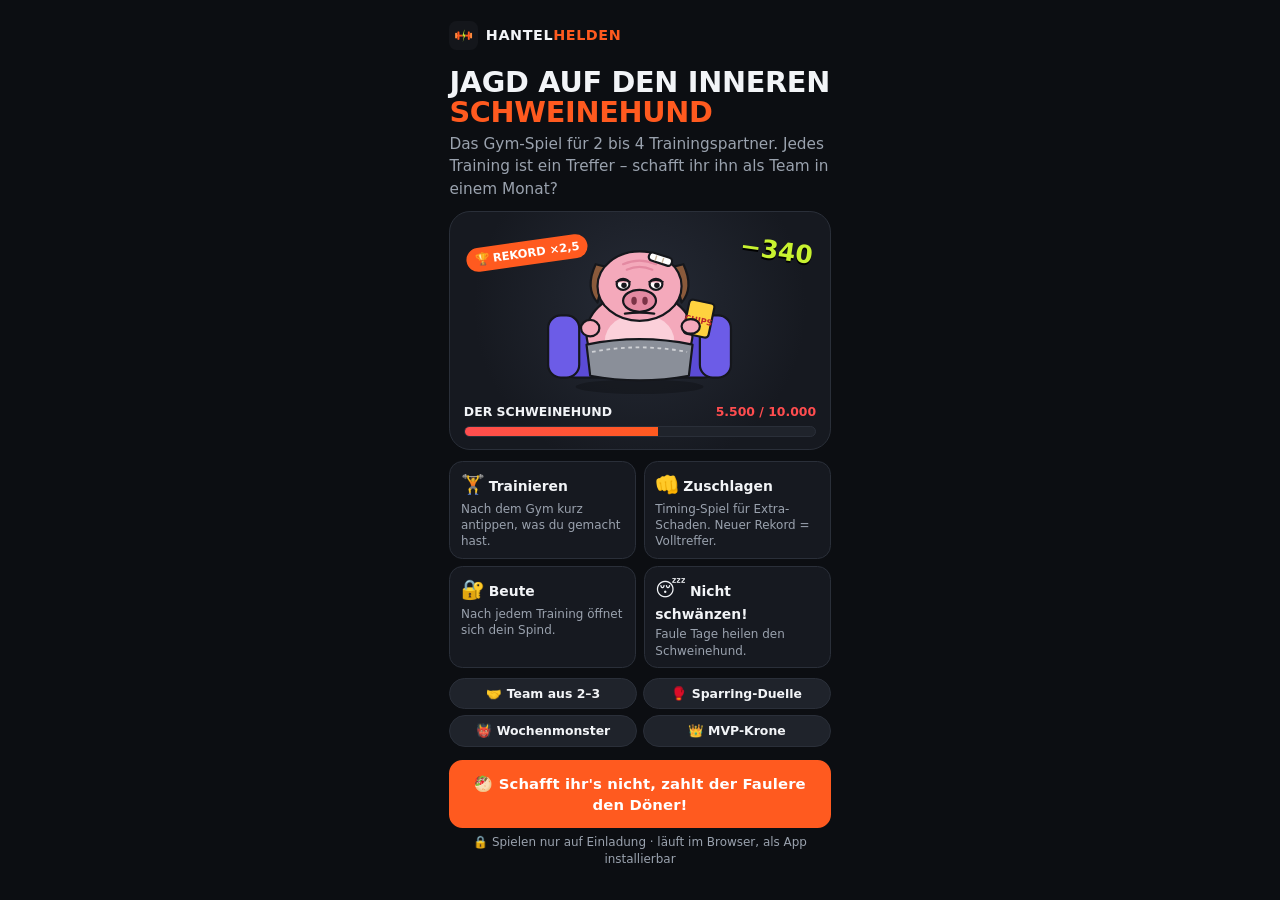
<file: vorschau.html>
<!doctype html>
<html lang="de">
<head>
  <meta charset="utf-8">
  <meta name="viewport" content="width=device-width, initial-scale=1, viewport-fit=cover">
  <title>Hantelhelden – Jagd auf den Schweinehund</title>
  <meta name="description" content="Das Gym-Spiel für 2 bis 4 Trainingspartner: Jedes Training ist ein Treffer gegen den inneren Schweinehund.">
  <meta property="og:title" content="Hantelhelden – Jagd auf den Schweinehund">
  <meta property="og:description" content="Jedes Training ist ein Treffer. Schafft ihr ihn als Team in einem Monat?">
  <meta property="og:image" content="https://fuchs-code-gym.github.io/muskelburg/hh-icon-512.png">
  <meta name="theme-color" content="#14161b">
  <link rel="icon" href="hh-icon.svg" type="image/svg+xml">
  <style>
    :root { --bg: #0c0e12; --card: #161920; --card2: #1f232b; --line: #2a2f39; --text: #f2f4f7; --muted: #9aa2ae;
            --accent: #ff5a1f; --volt: #c8f230; --bad: #ff4d4f; }
    * { box-sizing: border-box; }
    body { margin: 0; background: var(--bg); color: var(--text); font: 15px/1.45 system-ui, -apple-system, "Segoe UI", Roboto, sans-serif; }
    .poster { max-width: 430px; margin: 0 auto; padding: 22px 16px 28px; }
    .brand { display: flex; align-items: center; gap: 8px; font-weight: 900; font-size: 15px; letter-spacing: .04em; text-transform: uppercase; }
    .brand img { width: 30px; height: 30px; border-radius: 8px; }
    .brand span { color: var(--accent); }
    h1 { font-size: 30px; line-height: 1.05; margin: 18px 0 6px; text-transform: uppercase; font-weight: 900; letter-spacing: -.01em; }
    h1 em { font-style: normal; color: var(--accent); }
    .lead { color: var(--muted); margin: 0 0 6px; font-size: 16px; }
    .stage { background: radial-gradient(circle at 50% 40%, #262b36, var(--card) 70%); border: 1px solid var(--line);
             border-radius: 22px; padding: 12px 14px 12px; margin: 12px 0; position: relative; overflow: hidden; }
    .stage svg { width: 100%; max-width: 210px; max-height: 22vh; display: block; margin: 0 auto; }
    .o { stroke: #15171c; stroke-width: 2.4; stroke-linejoin: round; }
    .hit { position: absolute; right: 18px; top: 22px; font-weight: 900; font-size: 26px; color: var(--volt);
           transform: rotate(8deg); text-shadow: 0 2px 0 #000; }
    .crit { position: absolute; left: 16px; top: 30px; background: var(--accent); color: #fff; font-weight: 900; font-size: 12px;
            padding: 4px 9px; border-radius: 999px; transform: rotate(-8deg); }
    .hp-row { display: flex; justify-content: space-between; font-weight: 900; font-size: 13px; margin-top: 6px; text-transform: uppercase; }
    .hp-row b { color: var(--bad); }
    .hp { height: 12px; border-radius: 6px; background: var(--card2); border: 1px solid var(--line); overflow: hidden; margin-top: 5px; }
    .hp i { display: block; height: 100%; width: 55%; background: linear-gradient(90deg, var(--bad), var(--accent)); }
    .steps { list-style: none; padding: 0; margin: 0; display: grid; grid-template-columns: 1fr 1fr; gap: 8px; }
    .steps li { background: var(--card); border: 1px solid var(--line); border-radius: 14px; padding: 9px 11px; }
    .steps .ic { font-size: 20px; margin-right: 4px; }
    .steps b { font-size: 14.5px; }
    .steps small { display: block; color: var(--muted); font-size: 12.5px; line-height: 1.35; margin-top: 2px; }
    .tags { display: grid; grid-template-columns: 1fr 1fr; gap: 6px; margin: 10px 0 0; }
    .tags span { background: var(--card2); border: 1px solid var(--line); border-radius: 999px; padding: 6px 10px; font-size: 13px; font-weight: 700; text-align: center; white-space: nowrap; }
    .cta { display: block; text-align: center; margin: 14px 0 6px; background: var(--accent); color: #fff; text-decoration: none;
           font-weight: 900; letter-spacing: .01em; padding: 13px 12px; border-radius: 14px; font-size: 15.5px; }
    .foot { text-align: center; color: var(--muted); font-size: 12.5px; margin: 0; }
  </style>
</head>
<body>
  <main class="poster">
    <div class="brand"><img src="hh-icon-192.png" alt=""><div>Hantel<span>helden</span></div></div>

    <h1>Jagd auf den inneren <em>Schweinehund</em></h1>
    <p class="lead">Das Gym-Spiel für 2 bis 4 Trainingspartner. Jedes Training ist ein Treffer – schafft ihr ihn als Team in einem Monat?</p>

    <div class="stage">
      <div class="crit">🏆 REKORD ×2,5</div>
      <div class="hit">−340</div>
      <svg viewBox="0 0 220 190" role="img" aria-label="Der Schweinehund auf dem Sofa">
        <ellipse cx="110" cy="178" rx="70" ry="8" fill="rgba(0,0,0,.25)"/>
        <rect class="o" x="22" y="112" width="176" height="56" rx="18" fill="#5b4bd6"/>
        <rect class="o" x="10" y="100" width="34" height="68" rx="14" fill="#6c5ce7"/><rect class="o" x="176" y="100" width="34" height="68" rx="14" fill="#6c5ce7"/>
        <ellipse class="o" cx="110" cy="120" rx="58" ry="46" fill="#f4a9bb"/>
        <ellipse cx="110" cy="128" rx="38" ry="30" fill="#fbd0da"/>
        <path class="o" d="M52 132 Q110 120 168 132 L164 166 Q110 176 56 166 Z" fill="#8a8f99"/>
        <path d="M58 140 Q110 130 162 140" fill="none" stroke="#fff" stroke-width="2" stroke-dasharray="4 4" opacity=".6"/>
        <g transform="rotate(12 172 108)"><rect class="o" x="160" y="84" width="28" height="38" rx="4" fill="#ffd23f"/>
          <text x="174" y="108" font-size="9" font-weight="900" text-anchor="middle" fill="#c0262c">CHIPS</text></g>
        <ellipse class="o" cx="166" cy="112" rx="10" ry="8" fill="#f4a9bb"/>
        <ellipse class="o" cx="56" cy="114" rx="10" ry="9" fill="#f4a9bb"/>
        <path class="o" d="M62 44 Q50 70 64 86 Q70 60 78 48 Z" fill="#8a5a3b"/>
        <path class="o" d="M158 44 Q170 70 156 86 Q150 60 142 48 Z" fill="#8a5a3b"/>
        <ellipse class="o" cx="110" cy="68" rx="46" ry="38" fill="#f4a9bb"/>
        <path d="M92 44 q18 -8 36 0 M96 50 q14 -6 28 0" fill="none" stroke="#e48aa2" stroke-width="2.4" stroke-linecap="round"/>
        <ellipse class="o" cx="92" cy="66" rx="7" ry="6" fill="#fff"/><circle cx="93" cy="67" r="3" fill="#15171c"/>
        <path class="o" d="M84 64 Q92 58 100 64" fill="#f4a9bb"/>
        <ellipse class="o" cx="128" cy="66" rx="7" ry="6" fill="#fff"/><circle cx="129" cy="67" r="3" fill="#15171c"/>
        <path class="o" d="M120 64 Q128 58 136 64" fill="#f4a9bb"/>
        <ellipse class="o" cx="110" cy="84" rx="18" ry="12" fill="#e48aa2"/>
        <ellipse cx="104" cy="84" rx="3" ry="4.5" fill="#7a3346"/><ellipse cx="116" cy="84" rx="3" ry="4.5" fill="#7a3346"/>
        <path d="M94 98 Q110 96 126 98" fill="none" stroke="#15171c" stroke-width="2.6" stroke-linecap="round"/>
        <g transform="rotate(18 133 38)"><rect class="o" x="120" y="34" width="26" height="9" rx="4" fill="#fff"/>
          <path d="M128 36 v6 M136 36 v6" stroke="#c9b8a0" stroke-width="1.5"/></g>
      </svg>
      <div class="hp-row"><span>Der Schweinehund</span><b>5.500 / 10.000</b></div>
      <div class="hp"><i></i></div>
    </div>

    <ul class="steps">
      <li><span class="ic">🏋️</span><b>Trainieren</b><small>Nach dem Gym kurz antippen, was du gemacht hast.</small></li>
      <li><span class="ic">👊</span><b>Zuschlagen</b><small>Timing-Spiel für Extra-Schaden. Neuer Rekord = Volltreffer.</small></li>
      <li><span class="ic">🔐</span><b>Beute</b><small>Nach jedem Training öffnet sich dein Spind.</small></li>
      <li><span class="ic">😴</span><b>Nicht schwänzen!</b><small>Faule Tage heilen den Schweinehund.</small></li>
    </ul>

    <div class="tags">
      <span>🤝 Team aus 2–3</span><span>🥊 Sparring-Duelle</span><span>👹 Wochenmonster</span><span>👑 MVP-Krone</span>
    </div>

    <div class="cta">🥙 Schafft ihr's nicht, zahlt der Faulere den Döner!</div>
    <p class="foot">🔒 Spielen nur auf Einladung · läuft im Browser, als App installierbar</p>
  </main>
  <script>
    // Alles auf einen Bildschirm: bei kleinen Handys die ganze Seite etwas verkleinern
    function fit() {
      const p = document.querySelector('.poster');
      p.style.zoom = 1;
      const s = Math.min(1, window.innerHeight / p.offsetHeight);
      if (s < 1) p.style.zoom = Math.max(0.7, s - 0.005);
    }
    window.addEventListener('resize', fit);
    window.addEventListener('load', fit);
    fit();
  </script>
</body>
</html>
</file>
